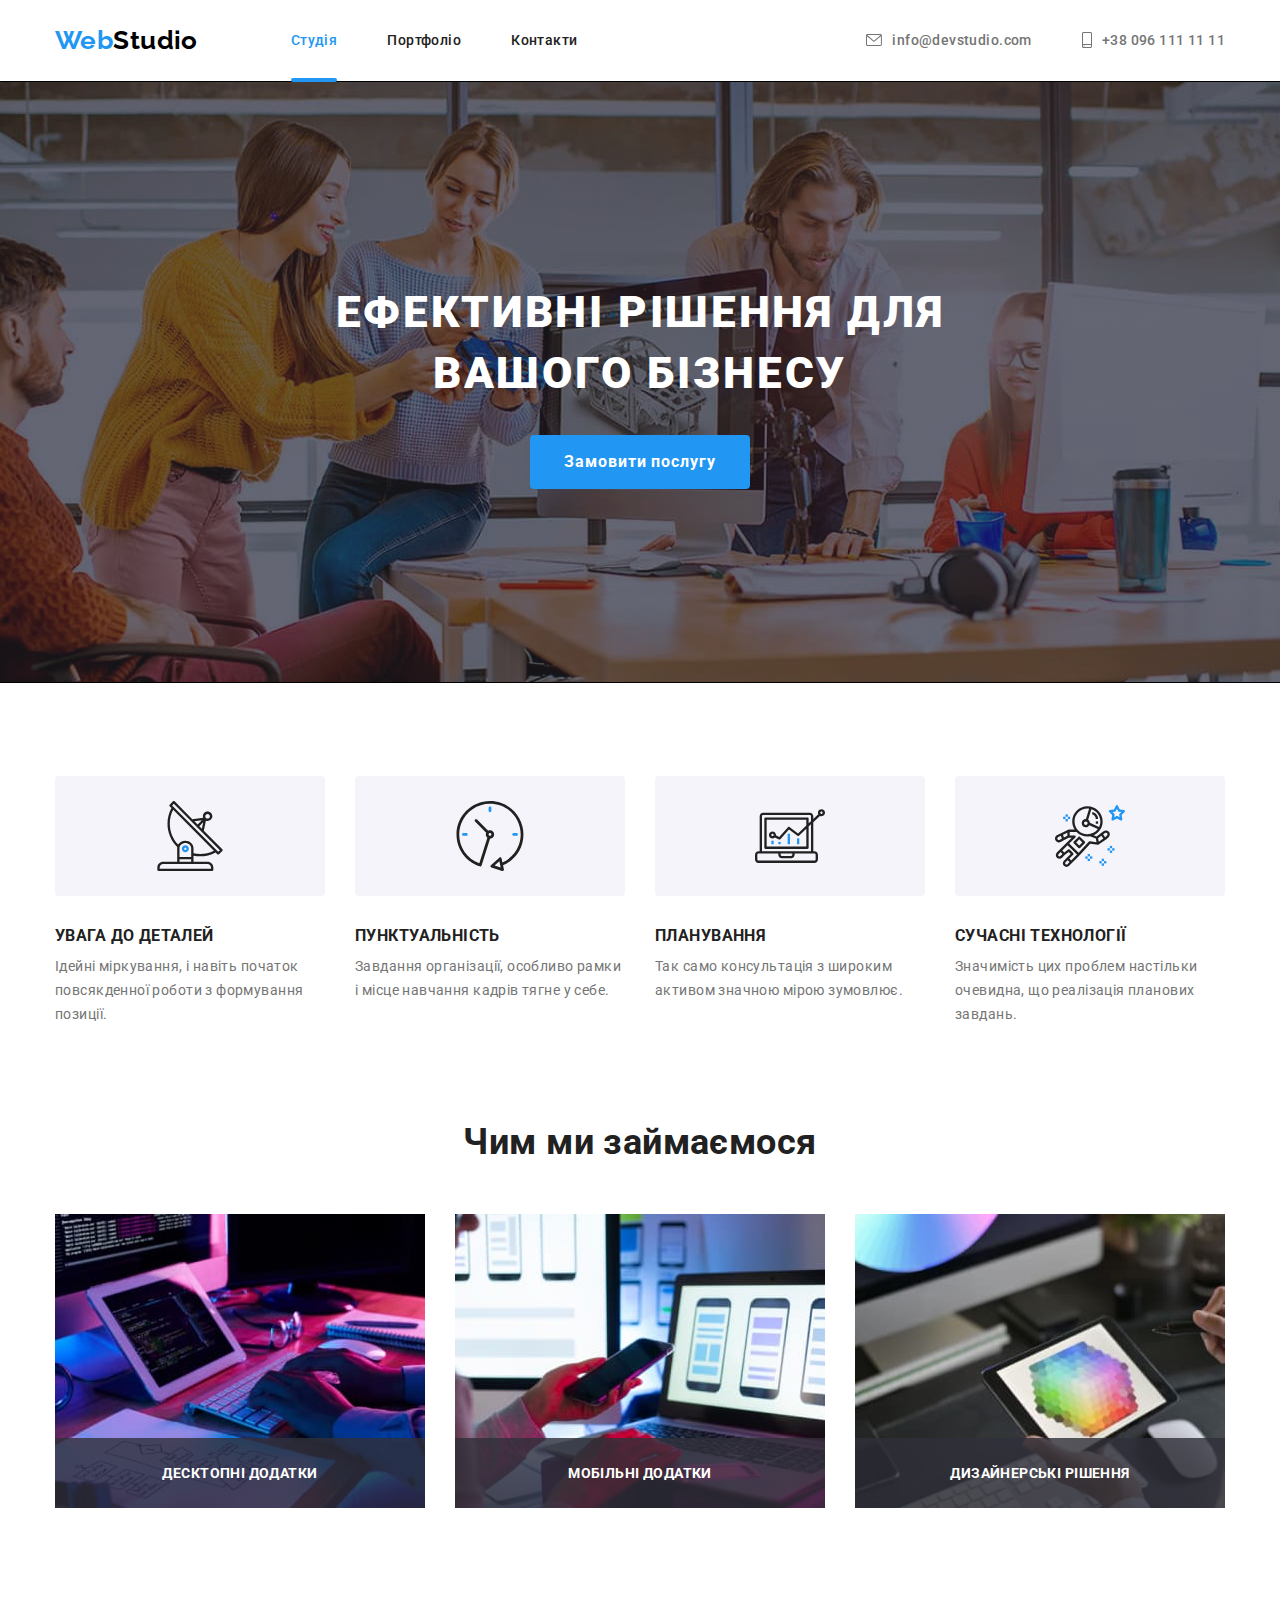
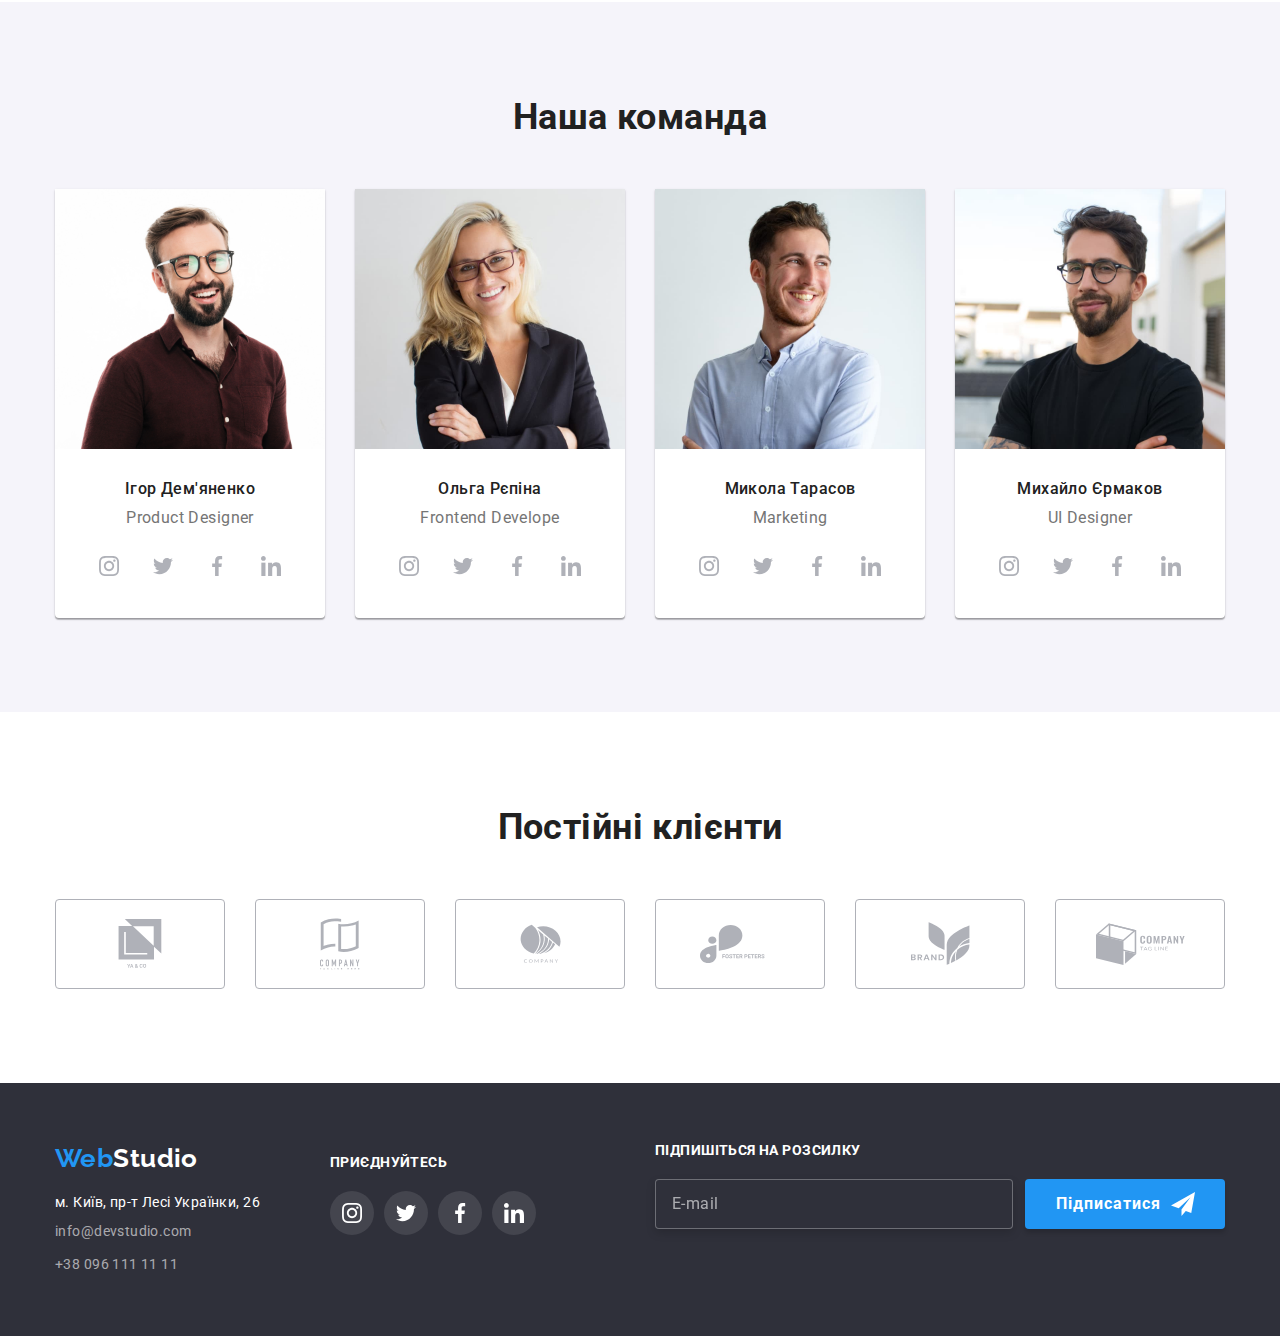
<file: index.html>
<!DOCTYPE html>
<html lang="uk">
<head>
    <meta charset="UTF-8">
    <meta http-equiv="X-UA-Compatible" content="IE=edge">
    <meta name="viewport" content="width=device-width, initial-scale=1.0">
    <title>Студія</title>
    <link rel="stylesheet"  href="https://cdnjs.cloudflare.com/ajax/libs/modern-normalize/1.0.0/modern-normalize.min.css"/>
    <link href="https://fonts.googleapis.com/css2?family=Raleway:wght@700&family=Roboto:wght@400;500;700;900&display=swap" rel="stylesheet">
    
    <link rel="stylesheet" href="./css/styles.css">
    <link rel="stylesheet" href="./css/main.min.css">
</head>
<body>
    <header>
        <div class="container wrapper">
          
<!-- Навігація -->
                <nav class="menu">
                    <a href="./index.html" class="logo link"><span class="logo-blue link-logo">Web</span><span
                        class="logo-black">Studio</span></a> 
                <ul class="list list-flex">
                    <li class="item"><a href="./index.html" class="link link-current current link-nav">Студія</a></li>
                    <li class="item"> <a href="./portfolio.html" class="menu-nav link link-nav">Портфоліо</a></li>
                    <li class="item"> <a href="./" class="menu-nav link link-nav">Контакти</a></li>
<!-- Контакти  -->
                </ul>
                </nav>
            <ul class="list  list-flex">
                <li>
                    <a href="mailto:info@devstudio.com" class="menu-contact link link-nav">
                        <svg class="menu-icons" width="16" height="12">
                  <use href="./images/icons.svg.svg#icon-envelope"></use>
                </svg>info@devstudio.com</a>
                </li>
                <li>
                 <a href="tel:+380961111111" class="menu-contact link link-nav">
                <svg class="menu-icons" width="10" height="16">
                  <use href="./images/icons.svg.svg#icon-smartphone"></use>
                </svg> +38 096 111 11 11</a>
                </li>
                </ul>
        </div>
    </header>        
<!-- Герой -->
    <main>
        <section class="hero">
            <div class="container">
                <div class="hero-container">
                    <h1 class="hero-title">Ефективні рішення для вашого бізнесу</h1>
                    <button type="button" class="hero-button hero-btn" data-modal-open>Замовити послугу</button>
                </div>
            </div>
        </section>
        <section class="section section-features">
<!-- Особливості -->
            <div class="container">
                <h2 class="section-title visually-hidden" > Особливості </h2>
            <ul class="list features-list">
                <li>
                    <div class="features-icon">
                <svg width="70" height="70">
                  <use href="./images/icons.svg.svg#icon-antenna-1-2"></use>
                </svg>
              </div>
                    <h3 class="section-title list-title">увага до деталей</h3>
                    <p class="list-text">Ідейні міркування, і навіть початок повсякденної роботи з формування позиції. </p>
                </li>
                
                <li>
                    <div class="features-icon">
                <svg width="70" height="70">
                  <use href="./images/icons.svg.svg#icon-clock-1"></use>
                </svg>
              </div>
                    <h3 class="section-title list-title">пунктуальність</h3>
                    <p class="list-text">Завдання організації, особливо рамки і місце навчання кадрів тягне у себе.</p>
                </li>
                
                <li>
                    <div class="features-icon">
                <svg width="70" height="70">
                  <use href="./images/icons.svg.svg#icon-diagram-1"></use>
                </svg>
              </div>
                    <h3 class="section-title list-title">планування</h3>
                    <p class="list-text">Так само консультація з широким активом значною мірою зумовлює.</p>
                </li>
                
                <li>
                    <div class="features-icon">
                <svg width="70" height="70">
                  <use href="./images/icons.svg.svg#icon-astronaut-1"></use>
                </svg>
              </div>
                    <h3 class="section-title list-title">сучасні технології</h3>
                    <p class="list-text">Значимість цих проблем настільки очевидна, що реалізація планових завдань.</p>
                </li>
            </ul>
        </div>
    </section>
<!-- Чим займаємося -->
        <section class="section section-works">
        <div class="container">
             <h2 class="section-title title-size">Чим ми займаємося</h2>
            <ul class="list list-works">
               <li>
                <div class="list-img-wrapper">
                <img src="./images/site_creator.jpg " width="370"  alt=" написання  коду " class="list-fotos">
              <div class="list-txt-wrapper">
                  <p>Десктопні додатки </p>
                </div>
              </div>
              </li>
                <li>
                <div class="list-img-wrapper">
                <img src="./images/mobile_app.jpg " width="370"   alt=" тестування мобільного додатку " class="list-fotos">
               <div class="list-txt-wrapper">
                  <p>Мобільні додатки </p>
                </div>
              </div>
              </li>
                <li>
                  <div class="list-img-wrapper">
                <img src="./images/design1.jpg " width="370"  alt=" кольорова гама " class="list-fotos">
              <div class="list-txt-wrapper">
                  <p>Дизайнерські рішення </p>
                </div>
              </div>
              </li>
        </ul>
    </div>
</section>
<!-- Наша команда-->
        <section class="section team">
            <div class="container">
              
                <h2 class="section-title title-size">Наша команда</h2>
                <ul class="list team-list">
                    <li class="team-items">
                        <img  class="team-foto" src="./images/demianenko1.jpg" width="270" alt="Фото Ігор Дем'яненко">
                        <div class="cards">
                            <h3 class=" team-name">Ігор Дем'яненко</h3>
                        <p class=" professions">Product Designer</p>
                        <ul class="social-list list">
                  <li class="social-item">
                    <a href="#" class="social-link">
                      <svg class="social-icon">
                        <use href="./images/icons.svg.svg#icon-instagram-2"></use>
                      </svg>
                    </a>
                  </li>
                  <li class="social-item">
                    <a href="#" class="social-link">
                      <svg class="social-icon">
                        <use href="./images/icons.svg.svg#icon-twitter-1"></use>
                      </svg>
                    </a>
                  </li>
                  <li class="social-item">
                    <a href="#" class="social-link">
                      <svg class="social-icon">
                        <use href="./images/icons.svg.svg#icon-facebook-1"></use>
                      </svg>
                    </a>
                  </li>
                  <li class="social-item">
                    <a href="#" class="social-link">
                      <svg class="social-icon">
                        <use href="./images/icons.svg.svg#icon-linkedin-1"></use>
                      </svg>
                    </a>
                  </li>
                </ul>
            </div>
                        </li>
                    <li class="team-items">
                        <img  class="team-foto" src="./images/olha_repina3.jpg" width="270" alt="Фото Ольга Рєпіна">
                        <div class="cards">
                            <h3 class=" team-name">Ольга Рєпіна</h3>
                            <p class=" professions">Frontend Develope</p>
                            <ul class="social-list list">
                  <li class="social-item">
                    <a href="#" class="social-link">
                      <svg class="social-icon">
                        <use href="./images/icons.svg.svg#icon-instagram-2"></use>
                      </svg>
                    </a>
                  </li>
                  <li class="social-item">
                    <a href="#" class="social-link">
                      <svg class="social-icon">
                        <use href="./images/icons.svg.svg#icon-twitter-1"></use>
                      </svg>
                    </a>
                  </li>
                  <li class="social-item">
                    <a href="#" class="social-link">
                      <svg class="social-icon">
                        <use href="./images/icons.svg.svg#icon-facebook-1"></use>
                      </svg>
                    </a>
                  </li>
                  <li class="social-item">
                    <a href="#" class="social-link">
                      <svg class="social-icon">
                        <use href="./images/icons.svg.svg#icon-linkedin-1"></use>
                      </svg>
                    </a>
                  </li>
                </ul>
                        </div>
                        
                    </li>
                    <li class="team-items">
                        <img  class="team-foto" src="./images/tarasov4.jpg"  width="270" alt="Микола Тарасов">
                        <div class="cards">
                            <h3 class=" team-name">Микола Тарасов</h3>
                            <p class=" professions" >Marketing</p>
                            <ul class="social-list list">
                  <li class="social-item">
                    <a href="#" class="social-link">
                      <svg class="social-icon">
                        <use href="./images/icons.svg.svg#icon-instagram-2"></use>
                      </svg>
                    </a>
                  </li>
                  <li class="social-item">
                    <a href="#" class="social-link">
                      <svg class="social-icon">
                        <use href="./images/icons.svg.svg#icon-twitter-1"></use>
                      </svg>
                    </a>
                  </li>
                  <li class="social-item">
                    <a href="#" class="social-link">
                      <svg class="social-icon">
                        <use href="./images/icons.svg.svg#icon-facebook-1"></use>
                      </svg>
                    </a>
                  </li>
                  <li class="social-item">
                    <a href="#" class="social-link">
                      <svg class="social-icon">
                        <use href="./images/icons.svg.svg#icon-linkedin-1"></use>
                      </svg>
                    </a>
                  </li>
                </ul>
                        </div>
                        
                    </li>
                    <li class="team-items">
                        <img  class="team-foto" src="./images/ermakov2.jpg" width="270" alt="Фото Михайло Єрмаков">
                        <div class="cards">
                            <h3 class=" team-name" >Михайло Єрмаков</h3>
                        <p class=" professions">UI Designer</p>
                        <ul class="social-list list">
                  <li class="social-item">
                    <a href="#" class="social-link">
                      <svg class="social-icon">
                        <use href="./images/icons.svg.svg#icon-instagram-2"></use>
                      </svg>
                    </a>
                  </li>
                  <li class="social-item">
                    <a href="#" class="social-link">
                      <svg class="social-icon">
                        <use href="./images/icons.svg.svg#icon-twitter-1"></use>
                      </svg>
                    </a>
                  </li>
                  <li class="social-item">
                    <a href="#" class="social-link">
                      <svg class="social-icon">
                        <use href="./images/icons.svg.svg#icon-facebook-1"></use>
                      </svg>
                    </a>
                  </li>
                  <li class="social-item">
                    <a href="#" class="social-link">
                      <svg class="social-icon">
                        <use href="./images/icons.svg.svg#icon-linkedin-1"></use>
                      </svg>
                    </a>
                  </li>
                </ul>
                    </div>
                </li>
            </ul>
        </div>
    </section>
    <!-- Постійні клієнти  -->
     <section class="customers">
        <div class="container">
          <h2 class="section-title title-size"> Постійні клієнти</h2>
          <ul class="customers-list list">
            <li class="customers-item">
              <a href="#" class="customers-link">
                <svg class="client-icon" width="44" height="49">
                  <use href="./images/icons.svg.svg#icon-group-33"></use>
                </svg>
              </a>
            </li>
            <li class="customers-item">
              <a href="#" class="customers-link">
                <svg class="client-icon" width="40" height="52">
                  <use href="./images/icons.svg.svg#icon-group-8"></use>
                </svg>
              </a>
            </li>
            <li class="customers-item">
              <a href="#" class="customers-link">
                <svg class="client-icon" width="41" height="43">
                  <use href="./images/icons.svg.svg#icon-group-1"></use>
                </svg>
              </a>
            </li>
            <li class="customers-item">
              <a href="#" class="customers-link">
                <svg class="client-icon" width="80" height="42">
                  <use href="./images/icons.svg.svg#icon-group-2"></use>
                </svg>
              </a>
            </li>
            <li class="customers-item">
              <a href="#" class="customers-link">
                <svg class="client-icon" width="59" height="47">
                  <use href="./images/icons.svg.svg#icon-group-3"></use>
                </svg>
              </a>
            </li>
            <li class="customers-item">
              <a href="#" class="customers-link">
                <svg class="client-icon" width="89" height="46">
                  <use href="./images/icons.svg.svg#icon-object"></use>
                </svg>
              </a>
            </li>
          </ul>
        </div>
     </section>
</main>
<!-- Футер -->

            <footer class="footer">
        <div class="container">
          <div class="footer-container">
            <div class="footer-wrapper">
                <a href="./index.html" class="logo link logo-white" lang="en"><span class="logo-blue">Web</span><span
                    class="footer-studio">Studio</span></a>
                <address>
                  <ul class="contacts list">
                   <li class="logo-white">
                     <a href="https://www.google.com/maps/d/viewer?mid=10uSM3H-mIU3GznYo2szRIEphczw&h" target="_blank" rel="noreferrer noopener"
                        class="link footer-list "><span class=" footer-address">
                             м. Київ, пр-т Лесі Українки, 26 </span></a>
                    </li>
                    <li>
                      <a href="mailto:info@devstudio.com" class="link footer-contacts footer-list" >info@devstudio.com</a>
                    </li>
                    <li>
                      <a href="tel:+380961111111" class="link footer-contacts">+38 096 111 11 11</a>
                    </li>
                  </ul>
                 </address>
                </div>
                <div class="footer-social">
                  <p class="footer-title">Приєднуйтесь</p>
                  <ul class="social-list list">
                    <li class="social-item">
                      <a href="#" class="social-link social-list-item ">
                        <svg class="social-icon">
                          <use href="./images/icons.svg.svg#icon-instagram-2"></use>
                        </svg>
                      </a>
                    </li>
                    <li class="social-item" >
                       <a href="#" class="social-link social-list-item ">
                      <svg class="social-icon">
                        <use href="./images/icons.svg.svg#icon-twitter-1"></use>
                      </svg>
                    </a>

                    </li>
                    <li class="social-item">
                      <a href="#" class="social-link social-list-item ">
                        <svg class="social-icon">
                          <use href="./images/icons.svg.svg#icon-facebook-1"></use>
                        </svg>
                      </a>
                    </li>
                    <li class="social-item">
                      <a href="#" class="social-link social-list-item ">
                        <svg class="social-icon">
                          <use href="./images/icons.svg.svg#icon-linkedin-1"></use>
                        </svg>
                      </a>
                    </li>
                  </ul>
            </div>
            <div class="subscribe-newsletter">
          <p class="subscribe-text">Підпишіться на розсилку</p>
          <form autocomplete="off" class="subscribe-form">
            <input class="subscribe-input" type="email" name="mail" placeholder="E-mail" required>
            <button class="subscribe-button" type="submit">Підписатися</button>
          </form>
        </div>
        </div> 
  </footer>
  <!-- Модальне вікно  -->
 <div  class=" backdrop is-hidden "  data-modal >
  <div class="modal">
    <button class="close-button " type="button" data-modal-close>
      <svg class=" close-sign " height="11" width="11"> 
        <use href="./images/icons.svg.svg#icon-exit"></use>
      </svg>
    </button>
    <h1 class="form-name">Залиште свої дані, ми вам передзвонимо</h1>
    <form autocomplete="off">
      <div class="field username">
        <div class="field-holder">
          <label>
          <span class=" form-element">Iмя</span>
          <input type="text" name="name" class="input" placeholder=" " required>
          <svg class="form-icon" width="18" height="18">
            <use href="./images/icons.svg.svg#username"></use>
          </svg>
          </label>

        </div>
      </div>
      <div class=" field usertel">
        <div class="field-holder">
      <label> 
        <span class="form-element">Телефон</span>
        <input type="tel" name="tel" class="input " placeholder=" " pattern="" id="">
        <svg class="form-icon" width="18" height="18">
        <use href="./images/icons.svg.svg#userphone"></use>
      </svg>
      </label>
        </div>
      </div>
      <div class="field usermail">
        <div class="field-holder">
        <label>
          <span class="form-element">Пошта</span>
          <input type="email" name="mail" class="input" placeholder=" " required >
          <svg class="form-icon" width="18" height="18">
            <use href="./images/icons.svg.svg#usermail"></use>
          </svg>
        </label>

        </div>
      </div>
      <div class="form-comment">
        <div class="form-element" >
          <label for="form-comment">Коментар</label>
        </div>
        <textarea class="input" name="form-comment" id="form-comment" placeholder="Введіть текст" ></textarea>
      </div>
      <div class="checkbox">
       <input id="checkbox" type="checkbox" name="agree" placeholder=" " class="visually-hidden old-checkbox">
        <label for="checkbox" class="label">
          <span class="checkbox-text">Погоджуюся з розсилкою та приймаю <a class="checkbox-accent" href="#"> Умови договору</a></span>
        </label>

      </div>
      <button class="submit-button" type="submit"> Відправити</button>
    </form>
  </div>
 </div>
  <script src="./js/modal.js"></script>
</body>
</html>
</file>
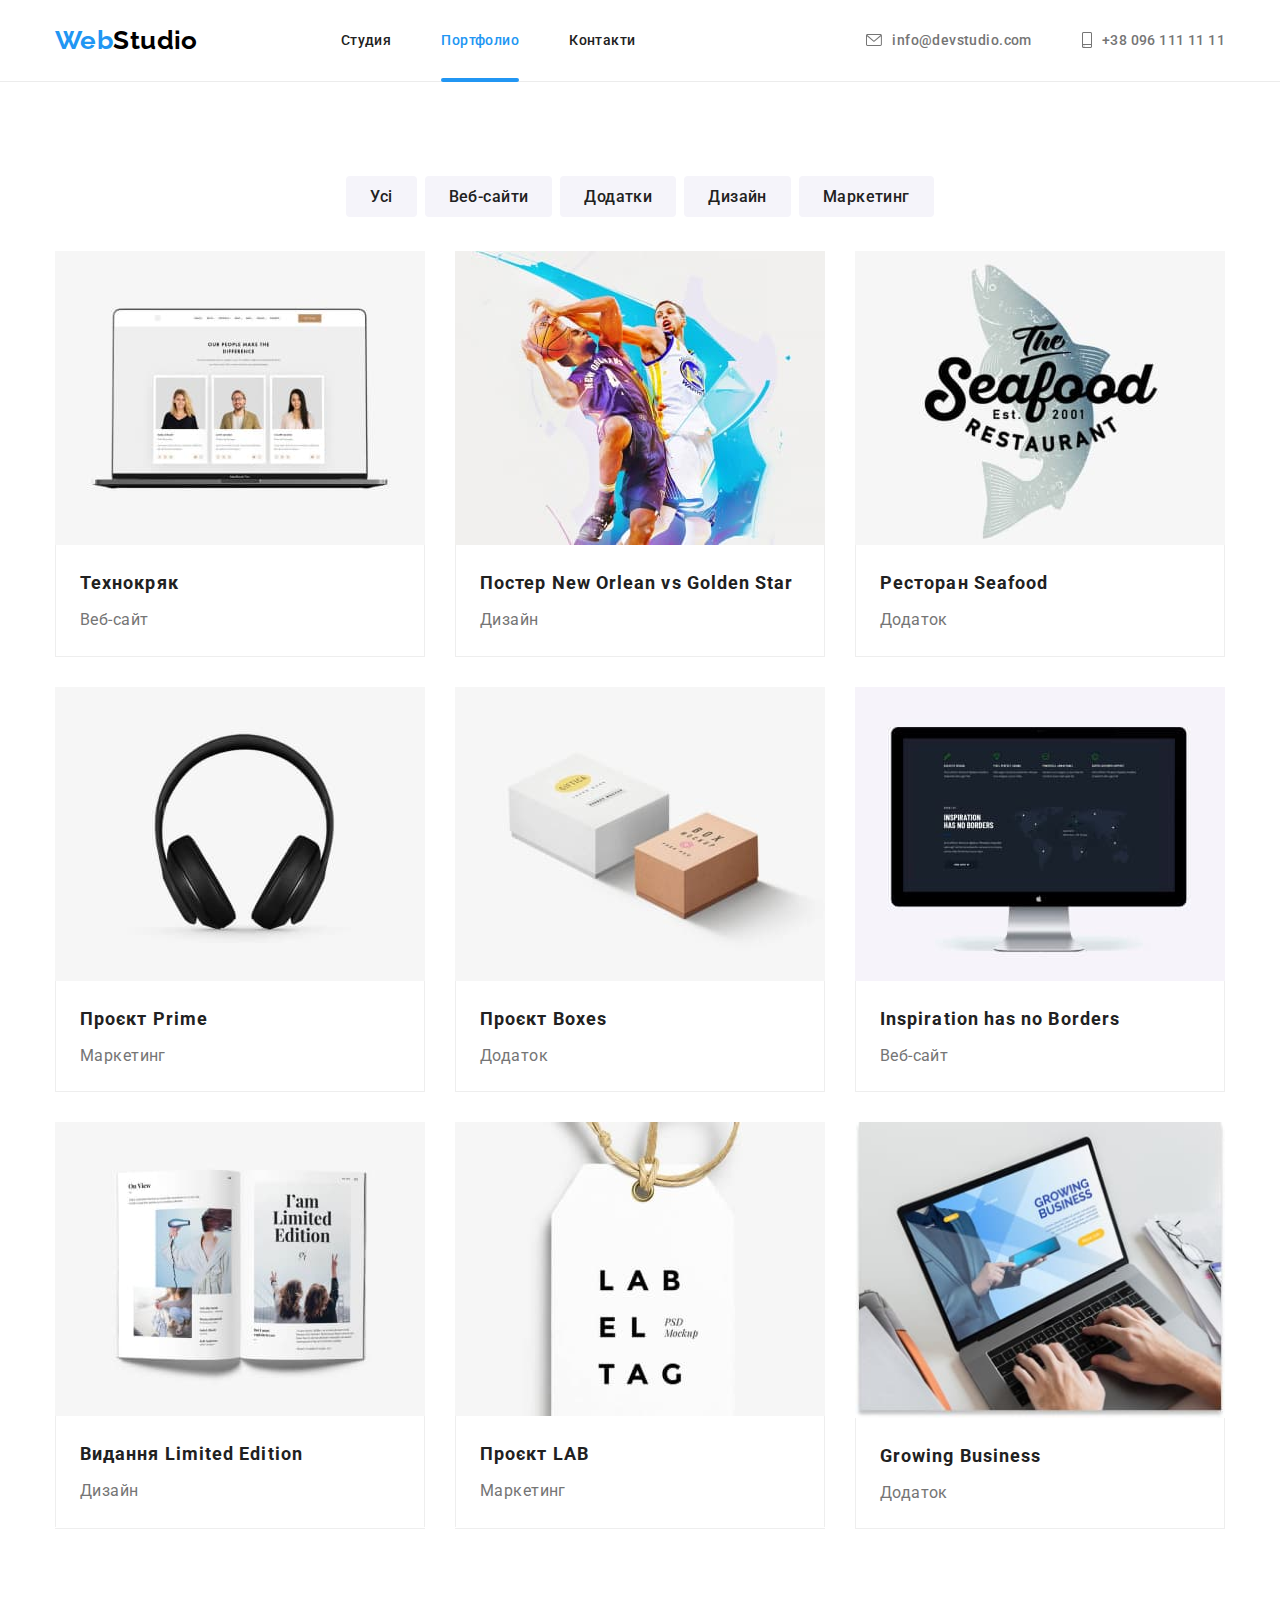
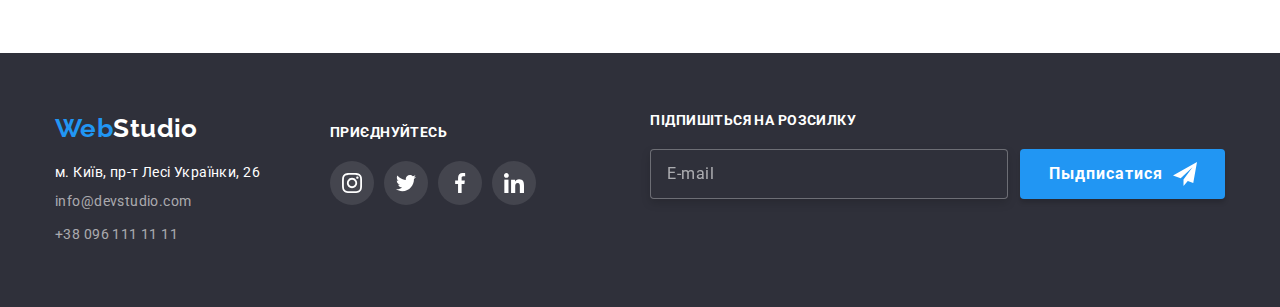
<file: portfolio.html>
<!DOCTYPE html>
<html lang="uk">
<head>
    <meta charset="UTF-8">
    <meta http-equiv="X-UA-Compatible" content="IE=edge">
    <meta name="viewport" content="width=device-width, initial-scale=1.0">
    <title>Портфоліо </title>
    <link rel="stylesheet"
    href="https://cdnjs.cloudflare.com/ajax/libs/modern-normalize/1.0.0/modern-normalize.min.css"/>
    <link href="https://fonts.googleapis.com/css2?family=Raleway:wght@700&family=Roboto:wght@400;500;700;900&display=swap" rel="stylesheet">
    <link rel="stylesheet" href="./css/styles.css">
    <link rel="stylesheet" href="./css/main.min.css">
</head>
<body>
  <header>
    <div class="container wrapper">
         
        <nav class="menu">
            <a href="./index.html" class="logo link" lang="en"><span class="logo-blue link-logo">Web</span><span
                class="logo-black">Studio</span></a>
<!-- Навігація  -->                
           <ul class=" list list-flex">
        <li>
          <li><a href="./index.html" class="link menu-nav link-nav">Студия</a></li>
          <li><a href="./portfolio.html" class="link-current current link link-nav">Портфолио</a></li>
        <li><a href="./" class="menu-nav link link-nav">Контакти</a></li>
    </ul>
 </nav>
 <!-- Контакти  --></ul>
                </nav>
                <ul class="list  list-flex">
                    <li>
                        <a href="mailto:info@devstudio.com" class="menu-contact link link-nav">
                            <svg class="menu-icons" width="16" height="12">
                      <use href="./images/icons.svg.svg#icon-envelope"></use>
                    </svg>info@devstudio.com</a>
                    </li>
                    <li>
                     <a href="tel:+380961111111" class="menu-contact link link-nav">
                    <svg class="menu-icons" width="10" height="16">
                      <use href="./images/icons.svg.svg#icon-smartphone"></use>
                    </svg> +38 096 111 11 11</a>
                    </li>
                    </ul>
</div>  
</header>
    <main>
<!-- Продукти -->
      <section  class="navigation-projects">
        <div class="container">
            <h1 class="section-title visually-hidden" > Проєкти </h1>
     <ul class="list  projects-filter">
        <li class="projects-list">
            <button type="button" class="buttons current hero-button">Усі</button>
        </li>
        <li class="projects-list">
            <button type="button" class="buttons  hero-button"> Веб-сайти </button>
        </li>
        <li class="projects-list">
            <button type="button" class="buttons  hero-button"> Додатки</button>
        </li>
        <li class="projects-list"> 
            <button type="button" class="buttons hero-button"> Дизайн </button>
        </li>
        <li class="projects-list">
            <button type="button" class="buttons  hero-button">Маркетинг</button>
        </li>
       </ul>
<!-- Наші роботи -->
       <ul class="list portfolio-items ">
        <li  class="portfolio-element ">
            <a href="#" class="link portfolio-overlay "  >
                <div class="cards-position">
                <img src="./images/photo_1.jpg" alt="зображення веб сайту " width="370" height="294">
                <div class="overlay">
                  <p>Ресурс пропонує комплексні пропозиції з різним рівнем функціоналу та сервісів.
                  Все це дозволить відвідувачу отримати вичерпні відомості про компанію чи приватну особу.
                </p>
                </div>
                </div>
                 <div class="portfolio-cards">
                <h2 class="section-title  portfolio-title">Технокряк</h2>
                <p class="portfolio-text">Веб-сайт</p>
            </div>
            </a>
        </li>
        <li class="portfolio-element">
            <a href="#" class="link portfolio-overlay">
              <div class="cards-position"> 
            <img src="./images/photo_2.jpg" alt="змагання" width="370" height="294" >
            <div class="overlay">
              <p>Ресурс пропонує комплексні пропозиції з різним рівнем функціоналу та сервісів.
              Все це дозволить відвідувачу отримати вичерпні відомості про компанію чи приватну особу.
            </p>
            </div>
            </div>
             <div class="portfolio-cards">
            <h2 class="section-title portfolio-title">Постер New Orlean vs Golden Star</h2>
            <p class="portfolio-text"> Дизайн</p>
        </div>
        </a>
        </li>
        <li class="portfolio-element">
            <a href="#" class="link portfolio-overlay ">
              <div class="cards-position"> 
            <img src="./images/photo_3.jpg" alt="логотип ресторану" width="370" height="294" >
            <div class="overlay">
              <p>Ресурс пропонує комплексні пропозиції з різним рівнем функціоналу та сервісів.
              Все це дозволить відвідувачу отримати вичерпні відомості про компанію чи приватну особу.
            </p>
            </div>
            </div>
             <div class="portfolio-cards">
            <h2 class="section-title portfolio-title"> Ресторан Seafood</h2>
            <p class="portfolio-text">Додаток</p>
        </div>
        </a>
        </li>

            <li class="portfolio-element">
                <a href="#" class="link portfolio-overlay">
                  <div class="cards-position"> 

                <img src="./images/photo_4.jpg" alt="навушники" width="370" height="294" >
                <div class="overlay">
                  <p>Ресурс пропонує комплексні пропозиції з різним рівнем функціоналу та сервісів.
                  Все це дозволить відвідувачу отримати вичерпні відомості про компанію чи приватну особу.
                </p>
                </div>
                </div>
                 <div class="portfolio-cards">
                <h2 class="section-title portfolio-title"> Проєкт Prime </h2>
                <p class="portfolio-text">Маркетинг</p>
            </div>
            </a>
            </li>
            <li class="portfolio-element">
                <a href="#" class="link portfolio-overlay  "> 
                  <div class="cards-position"> 
                <img src="./images/photo_5.jpg" alt="дві коробки" width="370" height="294" >
                <div class="overlay">
                  <p>Ресурс пропонує комплексні пропозиції з різним рівнем функціоналу та сервісів.
                  Все це дозволить відвідувачу отримати вичерпні відомості про компанію чи приватну особу.
                </p>
                </div>
                </div>
                 <div class="portfolio-cards">
                    <h2 class="section-title portfolio-title">Проєкт Boxes</h2>
                    <p class="portfolio-text">Додаток</p>
        </div>
            </a>
            </li>

            <li class="portfolio-element">
                <a href="#" class="link portfolio-overlay">
                  <div class="cards-position"> 
                <img src="./images/photo_6.jpg" alt="монітор" width="370" height="294" >
                <div class="overlay">
                  <p>Ресурс пропонує комплексні пропозиції з різним рівнем функціоналу та сервісів.
                  Все це дозволить відвідувачу отримати вичерпні відомості про компанію чи приватну особу.
                </p>
                </div>
                </div>
                 <div class="portfolio-cards">
                  <h2 class="section-title portfolio-title">Inspiration has no Borders</h2>
            <p class="portfolio-text">Веб-сайт</p>
        </div>
            </a>
            </li>

            <li class="portfolio-element">
                <a href="#" class="link  portfolio-overlay">
                  <div class="cards-position"> 
                <img src="./images/photo_7.jpg" width="370" height="294" alt="журнал">
                <div class="overlay">
                  <p>Ресурс пропонує комплексні пропозиції з різним рівнем функціоналу та сервісів.
                  Все це дозволить відвідувачу отримати вичерпні відомості про компанію чи приватну особу.
                </p>
                </div>
                </div>
                 <div class="portfolio-cards">
                <h2 class="section-title portfolio-title">Видання Limited Edition</h2>
            <p class="portfolio-text">Дизайн</p>
        </div>
            </a>
            </li>
            <li class="portfolio-element">
                <a href="#" class="link portfolio-overlay">
                  <div class="cards-position"> 
                <img src="./images/photo_8.jpg" width="370" height="294" alt="металічна підвіска ">
                <div class="overlay">
                  <p>Ресурс пропонує комплексні пропозиції з різним рівнем функціоналу та сервісів.
                  Все це дозволить відвідувачу отримати вичерпні відомості про компанію чи приватну особу.
                </p>
                </div>
                </div>
                 <div class="portfolio-cards">
                <h2 class="section-title portfolio-title">Проєкт LAB</h2>
                <p class="portfolio-text">Маркетинг</p>
            </div>
            </a>
            </li>
            
            <li class="portfolio-element">
                <a href="#" class="link portfolio-overlay">
                  <div class="cards-position"> 
                <img src="./images/photo_9.jpg" width="370" alt="ноут бук">
                <div class="overlay">
                  <p>Ресурс пропонує комплексні пропозиції з різним рівнем функціоналу та сервісів.
                  Все це дозволить відвідувачу отримати вичерпні відомості про компанію чи приватну особу.
                </p>
                </div>
                </div>
                 <div class="portfolio-cards">
                <h2 class="section-title portfolio-title">Growing Business</h2>
            <p class="portfolio-text">Додаток</p>
        </div>
     </a>
        </li>
    </ul>
</div>
</section>
</main>
<!--Футер -->
<footer class="footer">
    <div class="container">
      <div class="footer-container">
        <div class="footer-wrapper">
            <a href="./index.html" class="logo link logo-white" lang="en"><span class="logo-blue">Web</span><span
                class="footer-studio">Studio</span></a>
            <address>
              <ul class="contacts list">
               <li class="logo-white">
                 <a href="https://www.google.com/maps/d/viewer?mid=10uSM3H-mIU3GznYo2szRIEphczw&h" target="_blank" rel="noreferrer noopener"
                    class="link footer-list "><span class="footer-address">
                         м. Київ, пр-т Лесі Українки, 26 </span></a>
                </li>
                <li>
                  <a href="mailto:info@devstudio.com" class="link footer-contacts footer-list" >info@devstudio.com</a>
                </li>
                <li>
                  <a href="tel:+380961111111" class="link footer-contacts">+38 096 111 11 11</a>
                </li>
              </ul>
             </address>
            </div>
            <div class="footer-social">
              <p class="footer-title">Приєднуйтесь</p>
              <ul class="social-list list">
                <li class="social-item">
                  <a href="#" class="social-link social-list-item ">
                    <svg class="social-icon">
                      <use href="./images/icons.svg.svg#icon-instagram-2"></use>
                    </svg>
                  </a>
                </li>
                <li class="social-item" >
                   <a href="#" class="social-link social-list-item ">
                  <svg class="social-icon">
                    <use href="./images/icons.svg.svg#icon-twitter-1"></use>
                  </svg>
                </a>

                </li>
                <li class="social-item">
                  <a href="#" class="social-link social-list-item ">
                    <svg class="social-icon">
                      <use href="./images/icons.svg.svg#icon-facebook-1"></use>
                    </svg>
                  </a>
                </li>
                <li class="social-item">
                  <a href="#" class="social-link social-list-item ">
                    <svg class="social-icon">
                      <use href="./images/icons.svg.svg#icon-linkedin-1"></use>
                    </svg>
                  </a>
                </li>
              </ul>
        </div>
        <div class="subskribe-newsletter">
          <p class=" subscribe-text">Підпишіться на розсилку</p>
          <form autocomplete="off " class="subscribe-form">
          <input class="subscribe-input" type="email" name="mail" placeholder="E-mail "required >
          <button class="subscribe-button" type="submit"> Пыдписатися </button>
        </form>
        </div>
     </div> 
</footer>
<script src="./js/modal.js"></script>
</body>
</html>
</file>
<file: css/styles.css>
/*
 wrapper, list, current, menu-nav, list-flex-  Навігація 
 link ,section-title,portfolio-title,  portfolio-text .portfolio-items . projects-filter .portfolio-element portfolio-cards- Наші роботи 
 link,footer,footer-wrapper,logo,logo-white,footer-address footer-list- - Футер
 menu, -Лого
 menu-nav, menu-contact, list-flex, link-nav- Контакти
 current,visually-hidden,title-size,section-works , list-works ,list-fotos - Чим займаємось 
 hero ,hero-container,hero-title, hero-button , section-features - Герой 
 list-title, list-text ,features-list -Особливості 
 title-size, team , team-name ,team-list, team-items ,cards ,team-foto - Наша команда 
 buttons buttons:focus,buttons:hover,navigation-projects- Продукти 
*/
:root {
  --primary-text-color: #212121;
  --nav-contact-color: #757575;
  --title-text-color: #000000;
  --accent-color: #2196F3;
  --title-color: #FFFFFF;
  --background-accent-color: #2f303a;
  --team-background-color: #f5f4fa;
  --footer-email-tel: rgba(255, 255, 255, 0.6);
  --footer-social-link: rgba(255, 255, 255, 0.1);
  --header-border: #ececec;
  --portfolio-border: #eeeeee;
  --team-social-icon: #afb1b8;
  --hero-btn: #188CE8;
  --cubic: cubic-bezier(0.4, 0, 0.2, 1);
  --hero-gradient: rgba(47, 48, 58, 0.4);
  --modal-shadow: 0px 1px 3px rgba(0, 0, 0, 0.12), 0px 1px 1px rgba(0, 0, 0, 0.14),
    0px 2px 1px rgba(0, 0, 0, 0.2);
}

/*----------BODY----------*/

body {
  font-family: "Roboto", sans-serif;
  font-weight: 400;
  font-size: 14px;
  line-height: 1.2;
  letter-spacing: 0.03em;
  background-color: var(--title-color);
  color: var(--nav-contact-color);
}


button {
  cursor: pointer;
}

address {
  font-style: normal;
}

header {
  border-bottom: 1px solid var(--header-border);
}

img {
  display: block;
}


h3,
p,
ul{
  margin: 0px;
  padding: 0px;
}
.visually-hidden {
  position: absolute;
  overflow: hidden;
  clip: rect(1px, 1px, 1px, 1px);
  padding: 0;
  border: 0;
  height: 1px;
  width: 1px;

}



.container {
  width: 1200px;
  padding-left: 15px;
  padding-right: 15px;
  text-align: center;
  margin-right: auto;
  margin-left: auto;
}

.wrapper {

  display: flex;

  justify-content: space-between;

  align-items: center;

  text-align: left;

}


.list {
  list-style: none;
  margin: 0;
  padding: 0;
}



.link {
  text-decoration: none;
  list-style: none;
  transition: color 250ms var(--cubic);

}


.section-title {
  font-weight: 700;
  color: var(--primary-text-color)
}


/*----------HEADER----------*/
.menu {
  font-weight: 500;
  display: flex;
  align-items: center;
}

.current {
  color: var(--accent-color);
}

.menu-nav {
  color: var(--primary-text-color);
}

.menu-contact {
  color: var(--nav-contact-color);
  font-weight: 500;
}

.logo {
  font-family: "Raleway", san-serif;
  font-weight: 700;
  font-size: 26px;
  line-height: inherit;
  margin-right: 93px;
}

.logo-blue {
  color: var(--accent-color);
}

.logo-black {
  color: var(--title-text-color)
}




.current,
.menu-nav:hover,
.menu-nav:focus,
.menu-contact:hover,
.menu-contact:focus,
.footer-contacts:hover,
.footer-contacts:focus {
  color: var(--accent-color);
}

.list-flex {
  display: flex;
}

.list-flex>li:not(:last-child) {
  margin-right: 50px;
}

.link-nav {
  display: flex;
  align-items: center;
  padding-top: 32px;
  padding-bottom: 32px;

}
.current,
.menu-nav {
  position: relative;
}


.link-current::before {
  position: absolute;
  content: "";
  bottom: -1px;
  left: 0;
  display: block;
  width: 100%;
  height: 4px;
  border-radius: 2px;
  background-color: var(--accent-color);
  transition: opacity 250ms var(--cubic), background-color 250ms var(--cubic);
  
}
.item .link-nav {
  position: relative;
}

.link-nav::after {
  position: absolute;
  content: "";
  bottom: -1px;
  left: 0;
  
  display: block;
  width: 100%;
  height: 4px;
  border-radius: 2px;
  background-color: var(--accent-color);
  opacity: 0;
  transition: opacity 250ms cubic-bezier(0.4, 0, 0.2, 1),background-color 250ms cubic-bezier(0.4, 0, 0.2, 1);
}


.link-nav:hover::after,
.link-nav:focus::after {
  transform: scale(1);
  opacity: 1;
  /* transition: transform 250ms cubic-bezier(0.4, 0, 0.2, 1); */
}
.link-logo{
padding: 24px 0px;
}



.menu-icons {
 
  fill: currentColor;
  color: inherit;
  margin-right: 10px;

}

/*----------Герой----------*/



 




.hero {
  text-align: center;
  padding-top: 200px;
  padding-bottom: 200px;
  margin-left: auto;
  margin-right: auto;
  height: 600px;
  max-width: 1600px;
  background-image: linear-gradient(to right, rgba(47, 48, 58, 0.4), rgba(47, 48, 58, 0.4)), url(../images/hero.jpg);
  background-repeat: no-repeat;
  background-position: center;
  background-size: cover;
  outline: 1px solid var(--title-text-color);
  background-color: var(--background-accent-color);}




.hero-container {
  max-width: 696px;
  margin-left: auto;
  margin-right: auto;
}

.hero-title,
.hero-button {
  letter-spacing: 0.06em;
  color: var(--title-color);


}


.hero-title {
  font-weight: 900;
  font-size: 44px;
  line-height: 1.4;
  text-transform: uppercase;

  margin-top: 0;
  margin-bottom: 30px;
  padding: 0;


}


.hero-button {
  font-family: inherit;
  font-weight: 700;
  font-size: 16px;
  line-height: 1.9;
  background-color: var(--accent-color);
  color: var(--title-color);
  border-radius: 4px;
  border-color: transparent;
  transition: background-color 250ms var(--cubic);
  
}

.hero-button:hover,
.hero-button:focus{
  background-color: var(--hero-btn)
}
.hero-btn {
  padding: 10px 32px;
  min-width: 200px;
}

/*----------Особливості----------*/

.list-title {
  text-transform: uppercase;
  margin-bottom: 10px;
}

.list-text {
  line-height: 1.7;
}

.section-features {
  padding-top: 94px;
  padding-bottom: 94px;
}

.features-list {
  display: flex;
  text-align: left;
}

.features-list>li {
  width: calc((100% - (3 * 30px)) / 4);
}

.features-list>li:not(:last-child) {
  margin-right: 30px;
}


.features-icon {
  display: flex;
  align-items: center;
  justify-content: center;

  width: 100%;
  height: 120px;
  background-color: var(--team-background-color);
  border-radius: 4px;
  margin-bottom: 30px;
}
/*----------.........................................Чим займаємося................................................................---------*/





.title-size {
  font-size: 36px;
 margin: 0px 0px 50px 0px;
}

.list-works {
  display: flex;
  margin-top: 50px;
}
.section-works {
  padding-bottom: 94px;
}

.list-works>li:not(:last-child) {
  margin-right: 30px;
}

.list-works {
  display: flex;
  margin-top: 50px;
}

.list-foto {
  display: block;
}

.list-img-wrapper{
  position: relative;
}
.list-txt-wrapper {
  position: absolute;
  bottom: 0;
  left: 0;
  display: flex;
  justify-content: center;
  align-items: center;
  width: 100%;
  height: 70px;
  font-weight: 700;
  font-size: 14px;
  line-height: 1.143;
  letter-spacing: 0.03em;
  text-transform: uppercase;
  background-color: rgba(47, 48, 58, 0.8);
  color: var(--title-color);
}
/*----------Наша команда----------*/
.team {
  background-color: var(--team-background-color);
  padding-top: 94px;
  padding-bottom: 94px;
}

.team-name,
.professions {
  font-size: 16px;
}

.professions {
  margin-top: 0;
  margin-bottom: 0;
}

.team-name {
  font-weight: 500;
  color: var(--primary-text-color);
  margin-top: 0;
  margin-bottom: 10px;
}


.team-list {
  display: flex;
}

.cards {
  margin-top: 30px;
  margin-bottom: 30px;
}
.team-items {
  box-shadow: 0 1px 3px rgba(0, 0, 0, 0.12), 0 1px 1px rgba(0, 0, 0, 0.14), 0 2px 1px rgba(0, 0, 0, 0.2);
  border-radius: 0 0 4px 4px;
  background-color: var(--title-color);
}

.team-items:not(:last-child) {
  margin-right: 30px;
}



.team-foto {
  display: block;
}


.social-list {
  display: flex;
  justify-content: center;
 margin-top: 16px;
  
}

.social-list {
  color: var(--team-social-icon);
}

.social-item{
  width: 44px;
  height: 44px;
}

.social-link {
  background-color: var(--title-color);
  fill: currentColor;
  color: inherit;
}

.social-link {
  display: flex;
  align-items: center;
  justify-content: center;
  border-radius: 50%;
  width: 100%;
  height: 100%;
  fill: currentColor;
  color: inherit;
  transition: background-color 250ms var(--cubic);
}

.social-item:not(:last-child) {
  margin-right: 10px;
}

.social-icon {
  width: 20px;
  height: 20px;
  transition: fill 250ms var(--team-social-icon)} 


.social-link:hover,
.social-link:focus,
.footer .social-link:hover,
.footer .social-link:focus {
  background-color: var(--accent-color);
  color: var(--title-color);
}

/*----------Our customers----------*/
.customers {
  padding-top: 94px;
  padding-bottom: 94px;
}

.customers-list {
  display: flex;
  color: var(--team-social-icon);
}

.customers-item {
  display: flex;
  justify-content: center;
  align-items: center;
  width: 170px;
  height: 90px;
}

.customers-item:not(:last-child) {
  margin-right: 30px;
}

.customers-link {
  display: flex;
  align-items: center;
  justify-content: center;

  color: inherit;
  width: 100%;
  height: 100%;
  border: 1px solid var(--team-social-icon);
  border-radius: 4px;
  transition: border 250ms var(--cubic);
  transition: color 250ms var(--cubic);
}

.client-icon {
  fill: currentColor;
  transition: fill 250ms var(--team-social-icon);
}

.customers-link:hover,
.customers-link:focus {
  color: var(--accent-color);
  border-color: var(--accent-color);
  outline: none;
}
/*----------Футер-------*/


.footer {
  background-color: var(--background-accent-color);
  padding-top: 60px;
  padding-bottom: 60px;

}

.footer-wrapper {
  text-align: left;
  margin-right: 70px;
  
}
.footer-container{
  display: flex;
  align-items: baseline;
  position: relative;
}

.footer .logo {
  display: inline-block;
  
  margin-right: 0px;
  margin-bottom: 20px;
}


.logo-white {
  color: var(--title-color);
}

.footer-address {
  color: var(--title-color);
}

.footer-contacts {
  line-height: 1.7;
  color: var(--footer-email-tel);
}


.footer-list {
  display: inline-block;
  margin-bottom: 9px;
  transition: color 250ms var(--cubic); 
}
.footer-list:hover .footer-address,
.footer-list:focus .footer-address {
  color: var(--accent-color);
}
.footer-social {
  width: 206px;
}

.footer-title{
  margin-top: 0;
  margin-bottom: 20px;
  font-weight: 700;
  font-size: 14px;
  line-height: 1.14;
  letter-spacing: 0.03em;
  text-transform: uppercase;
  text-align: start;
  color: var(--title-color);
}

.social-list .social-list-item{
  color: var(--title-color);
  background-color: var(--footer-social-link);
  transition: background-color 250ms var(--cubic);
}
.subskribe-newsletter{
text-align: left;
position: absolute;
right: 0;
top: 0;
}
 
.subscribe-newsletter {
  text-align: left;
  position: absolute;
  right: 0;
  top: 0;
}

.subscribe-text {
  margin-bottom: 20px;
  font-size: 14px;
  font-weight: 700;
  line-height: 1.14;
  letter-spacing: 0.03em;
  text-transform: uppercase;
  color: var(--title-color);
}

.subscribe-input {
  width: 358px;
  padding: 15px 16px;
  border: 1px solid rgba(255, 255, 255, 0.3);
  box-sizing: border-box;
  filter: drop-shadow(0px 4px 4px rgba(0, 0, 0, 0.15));
  border-radius: 4px;
  background: var(--background-accent-color);
  margin-right: 12px;
  outline: none;
  color: var(--footer-email-tel);
}

.subscribe-input::placeholder {
  font-weight: 400;
  font-size: 16px;
  line-height: 1.25;
  letter-spacing: 0.03em;
  color: rgba(255, 255, 255, 0.6);
}

.subscribe-form {
  display: flex;
}

.subscribe-button {
  display: flex;
  align-items: center;
  justify-content: center;
  min-width: 200px;
  height: 50px;
  padding: 10px 28px 10px 29px;
  background: var(--accent-color);
  box-shadow: 0px 4px 4px rgba(0, 0, 0, 0.15);
  border-radius: 4px;
  border-style: none;
  cursor: pointer;
  outline: transparent;
  font-family: inherit;
  font-weight: 700;
  font-size: 16px;
  line-height: 1.87;
  letter-spacing: 0.06em;
  color: var(--title-color);
  transition: background-color 250ms var(--cubic);

}

.subscribe-button:hover,
.subscribe-button:focus {
  background: var(--hero-btn);
}

.subscribe-button::after {
  display: inline-block;
  content: "";
  margin-left: 10px;
  width: 24px;
  height: 24px;
  background-image: url(../images/send.svg);
  background-repeat: no-repeat;
  background-position: center;
  background-size: cover;
}

/* ---------- Closed modal window ---------- */

.backdrop {
  position: fixed;
  top: 0;
  left: 0;
  width: 100%;
  height: 100%;
  background-color: rgba(0, 0, 0, 0.2);

  transition-property: opacity;
  text-decoration: 250ms;
  transition-timing-function: var(--cubic);
  overflow-y: auto;
    overflow-x: hidden;
    transition: all 0.8s ease 0s;
}
.backdrop.is-hidden{
  opacity: 0;
  pointer-events: none;
  overflow-y: auto;
    overflow-x: hidden;
    transition: all 0.8s ease 0s;
}
.modal {
 padding: 40px;
 position: absolute;
 left: 50%;
 top: 50%;
 transform: translate(-50%,-50%);
  

  min-width: 528px;
  min-height: 581px;
   background-color: var(--title-color);
   box-shadow: 0px 1px 3px rgba(0, 0, 0, 0.12), 0px 1px 1px rgba(0, 0, 0, 0.14),
   0px 2px 1px rgba(0, 0, 0, 0.2);
 border-radius: 4px; ;
}
/* 
.is-hidden {
  opacity: 0;
  pointer-events: none;
  visibility: hidden;
} */

.close-button {
  position: absolute;
  top: 8px;
  right: 8px;
  display: flex;
  align-items: center;
  justify-content: center;
  width: 30px;
  height: 30px;
  padding: 0;
  background: var(--title-color);
  border-radius: 50%;
  border: 1px solid rgba(0, 0, 0, 0.1);
  cursor: pointer;
  color: var(--title-text-color);
  /* transition: fill 250ms var(--cubic), border 250ms var(--cubic); */
  
}
.close-sign {
  fill: currentColor;
  transition-duration: 250ms;
  transition-timing-function: var(--cubic);
}

.close-button:focus{
  outline: none;
}

.close-button:hover .close-sign,
.close-button:focus .close-sign{
  color: var(--accent-color);
}
textarea{
  resize: none;
}
 
.form-name{
  font-size: 20px;
  font-weight: 700;
  line-height: 1.15;
  text-align: center;
  color: var(--primary-text-color);
  margin-top: 0x;
  margin-top: 12px;

}
.form-element{ 
   display: block;
  margin-bottom: 4px;
  font-weight: 400;
  font-size: 12px;
  line-height: 1.17;
  letter-spacing: 0.01em;
  color: var(--nav-contact-color);
}

.field{
  margin-bottom: 10px;
}
.field-holder{
  position: relative;
  cursor: pointer;
}
.form-comment {
  margin-bottom: 20px;
}
.checkbox
 {
  margin-bottom: 30px;
}
.input {
  height: 40px;
  width: 100%;
  border-radius: 4px;
  border: 1px solid rgba(33, 33, 33, 0.2);
  box-sizing: border-box;
  cursor: pointer;
  transition-duration: 250ms;
  transition-timing-function: var(--cubic);
}

.field .input {
  padding-left: 42px;
}
.form-comment .input {
  height: 120px;
  padding: 12px 16px;
}

.form-comment .input::placeholder{
  font-weight: 400;
font-size: 14;
line-height: 1.14;
letter-spacing: 0.01;
color: rgba(117, 117, 117, 0.5);;  
}
.form-icon {
  position: absolute;
  left: 12px;
  bottom: 11px;
  fill: var(--primary-text-color);
  transition-duration: 250ms;
  transition-timing-function: var(--cubic);
}

input:focus, .input:hover{
  outline: none;
  border-color: var(--accent-color) ;
  fill: var(--accent-color) ;

  
}
.field:focus-within .form-icon {
  fill: var(--accent-color);
}
.field:hover .form-icon {
  fill: var(--accent-color);
}
/*-------------------------------------------------------------- чекбокс---------------------------------------------------------------------------------------------------------- */

.checkbox {
  display: flex;
  align-items: center;
  justify-content: center;
}

.old-checkbox + .label {
display: flex;
align-items: center;
justify-content: center;
}

.old-checkbox + .label::before {
  content: " ";
  display: inline-block;
  width: 16px;
  height: 15px;
  cursor: pointer;
  border: 2px solid var(--title-text-color);
  border-radius: 2px;
  margin-right: 7px;
  transition-duration: 250ms;
  transition-timing-function: var(--cubic);
}

.old-checkbox:checked + .label::before {
  background-color: var(--accent-color);
  border-color: var(--accent-color);
  background-image: url(../images/checked.svg);
  background-size: contain;
  background-origin: border-box;
}
.old-checkbox:hover + .label::before,
.old-checkbox:focus + .label::before {
  border-color: var(--accent-color);
}

.checkbox-text {
  display: inline-block;
  font-weight: 400;
  font-size: 14px;
  line-height: 1.71;
  color: var(--nav-contact-color);
}

.checkbox-accent {
  text-decoration-line: underline;
  text-decoration-skip-ink: none;
  color: var(--accent-color);
}
/* ------------------------------------------------------------------------------------кнопка відправити --------------------------------------------------------------------- */

.submit-button {
  display: block;
  margin: 0 auto;
  padding: 10px 55px 10px 56px;
  min-width: 200px;
  border-radius: 4px;
  border-style: none;
  background: var(--accent-color);
  box-shadow: 0px 4px 4px rgba(0, 0, 0, 0.15);
  font-family: inherit;
  font-weight: 700;
  font-size: 16px;
  line-height: 1.88;
  letter-spacing: 0.06em;
  color: var(--title-color);
  cursor: pointer;
  outline: transparent;
  
  transition-duration: 250ms;
  transition-timing-function: var(--cubic);
}
.submit-button:hover,
.submit-button:focus{
  background: var(--hero-btn);
  transition: background-color 250ms var(--cubic);
}
/*----------Page Portfolio.html ----------*/



.buttons {
  padding: 6px 22px;
  font-family: inherit;
  font-weight: 500;
  font-size: 16px;
  line-height: 1.6;
  letter-spacing: inherit;
  color: var(--primary-text-color);
  background-color: var(--team-background-color);
  transition:  color 250ms var(--cubic),
  box-shadow 250ms var(--cubic),
  background-color 250ms var(--cubic);
   }


.buttons:focus,
.buttons:hover {
  color: var(--title-color);
  background-color: var(--accent-color);
  transition: background-color 250ms var(--cubic);
  
}

.buttons:focus,
.buttons:hover {
  box-shadow: 0px 4px 4px 0px rgba(0, 0, 0, 0.1);
  transition: background-color 250ms var(--cubic);
}


.portfolio-title {
  font-size: 18px;
  line-height: 2;
  letter-spacing: 0.06em;
  margin-bottom: 4px;

  margin-top: 0;
}

.portfolio-text {
  font-size: 16px;
  line-height: 1.9;
  color: var(--nav-contact-color);
  margin-top: 0;
  margin-bottom: 0;
}



.navigation-projects {
  padding-top: 94px;
  padding-bottom: 94px;

}


.projects-filter {
display: flex;
justify-content: center;
 margin-bottom: 34px;

}

.projects-list:not(:last-child) {
  margin-right: 8px;
  

}

.projects-list:hover,
.projects-list:focus {
  box-shadow: 0px 1px 1px rgba(0, 0, 0, 0.12), 0px 4px 4px rgba(0, 0, 0, 0.06),
    1px 4px 6px rgba(0, 0, 0, 0.16);
    
}

.portfolio-items {
  display: flex;
  flex-wrap: wrap;
}
/*  width: calc((100% - (2 * 30px)) / 3);
  100% ширини  батька відняти дві відстані між елементами по 30px і розділити на 3 колонки 

  */

  /* кожному третьому правий марджин 0 */


.portfolio-element {
margin-right: 30px;
margin-bottom: 30px;
width: calc((100% - (2 * 30px)) / 3);
border-bottom: 1px solid var(--portfolio-border);
position: relative;
transition: box-shadow 250ms var(--cubic);
}

.portfolio-element > .link:hover,
.portfolio-element > .link:focus {
  box-shadow: 0px 1px 1px rgba(0, 0, 0, 0.12), 0px 4px 4px rgba(0, 0, 0, 0.06),
    1px 4px 6px rgba(0, 0, 0, 0.16);
}
.portfolio-element > .link,
.portfolio-element img {
  display: block;
}
.portfolio-element:nth-child(3n) {
  margin-right: 0;
}


.portfolio-cards {
  text-align: left;
  padding: 20px 24px;
 border-left: 1px solid var(--portfolio-border);
 border-right: 1px solid var(--portfolio-border);
}

.cards-position {
  position: relative;
  overflow: hidden;
}

.overlay {
  content: "";
  position: absolute;
  bottom: 0;
  left: 0;
  width: 100%;
  height: 100%;
  margin: 0;
  background: rgba(33, 150, 243, 0.9);
  padding: 50px 24px;
  transform: translateY(101%);
  transition: transform 250ms var(--cubic) ;

}
.overlay > p {
  font-weight: 400;
  font-size: 18px;
  line-height: 1.56;
  color: var(--title-color);
  text-align: left;
  transition: border var(--cubic);
}

.portfolio-overlay:hover .overlay,
.portfolio-overlay:focus-within .overlay {
  transform: translateY(0);
}
</file>
<file: css/main.min.css>
/*# sourceMappingURL=main.min.css.map */
</file>
